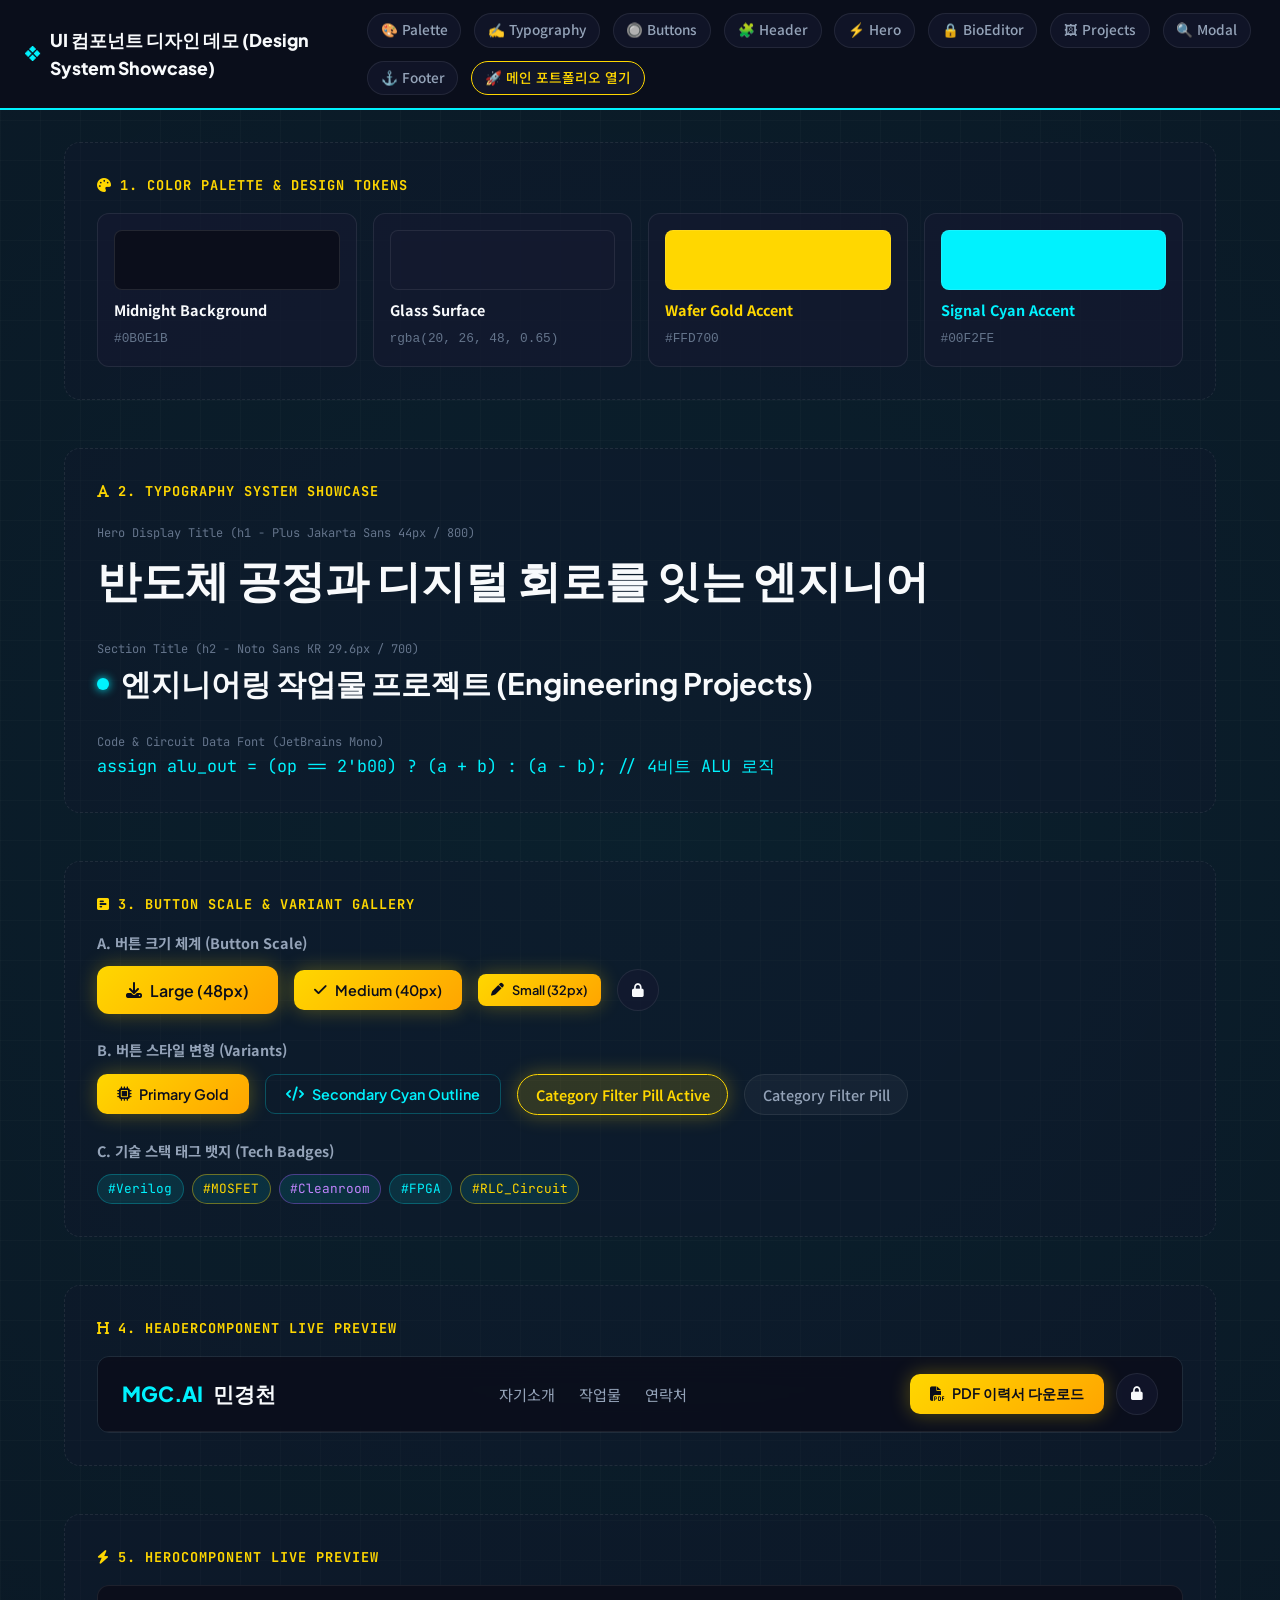
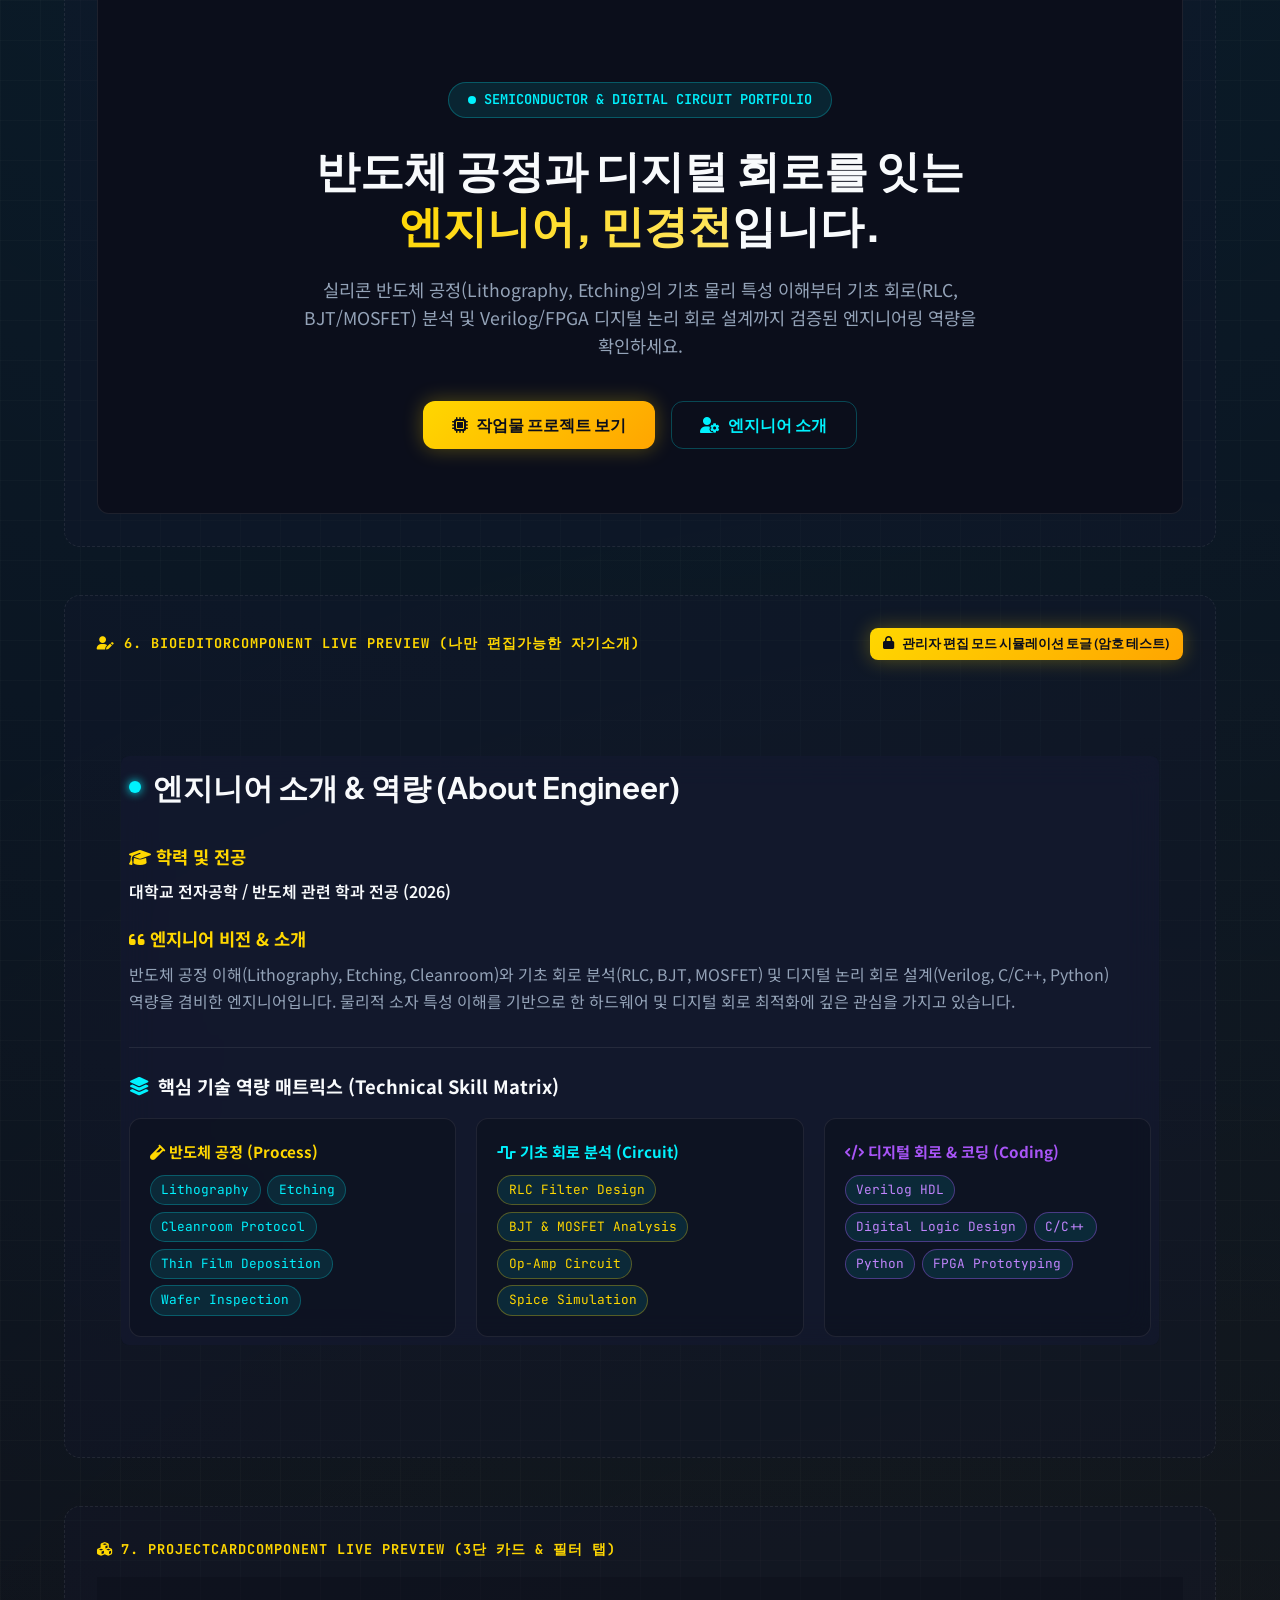
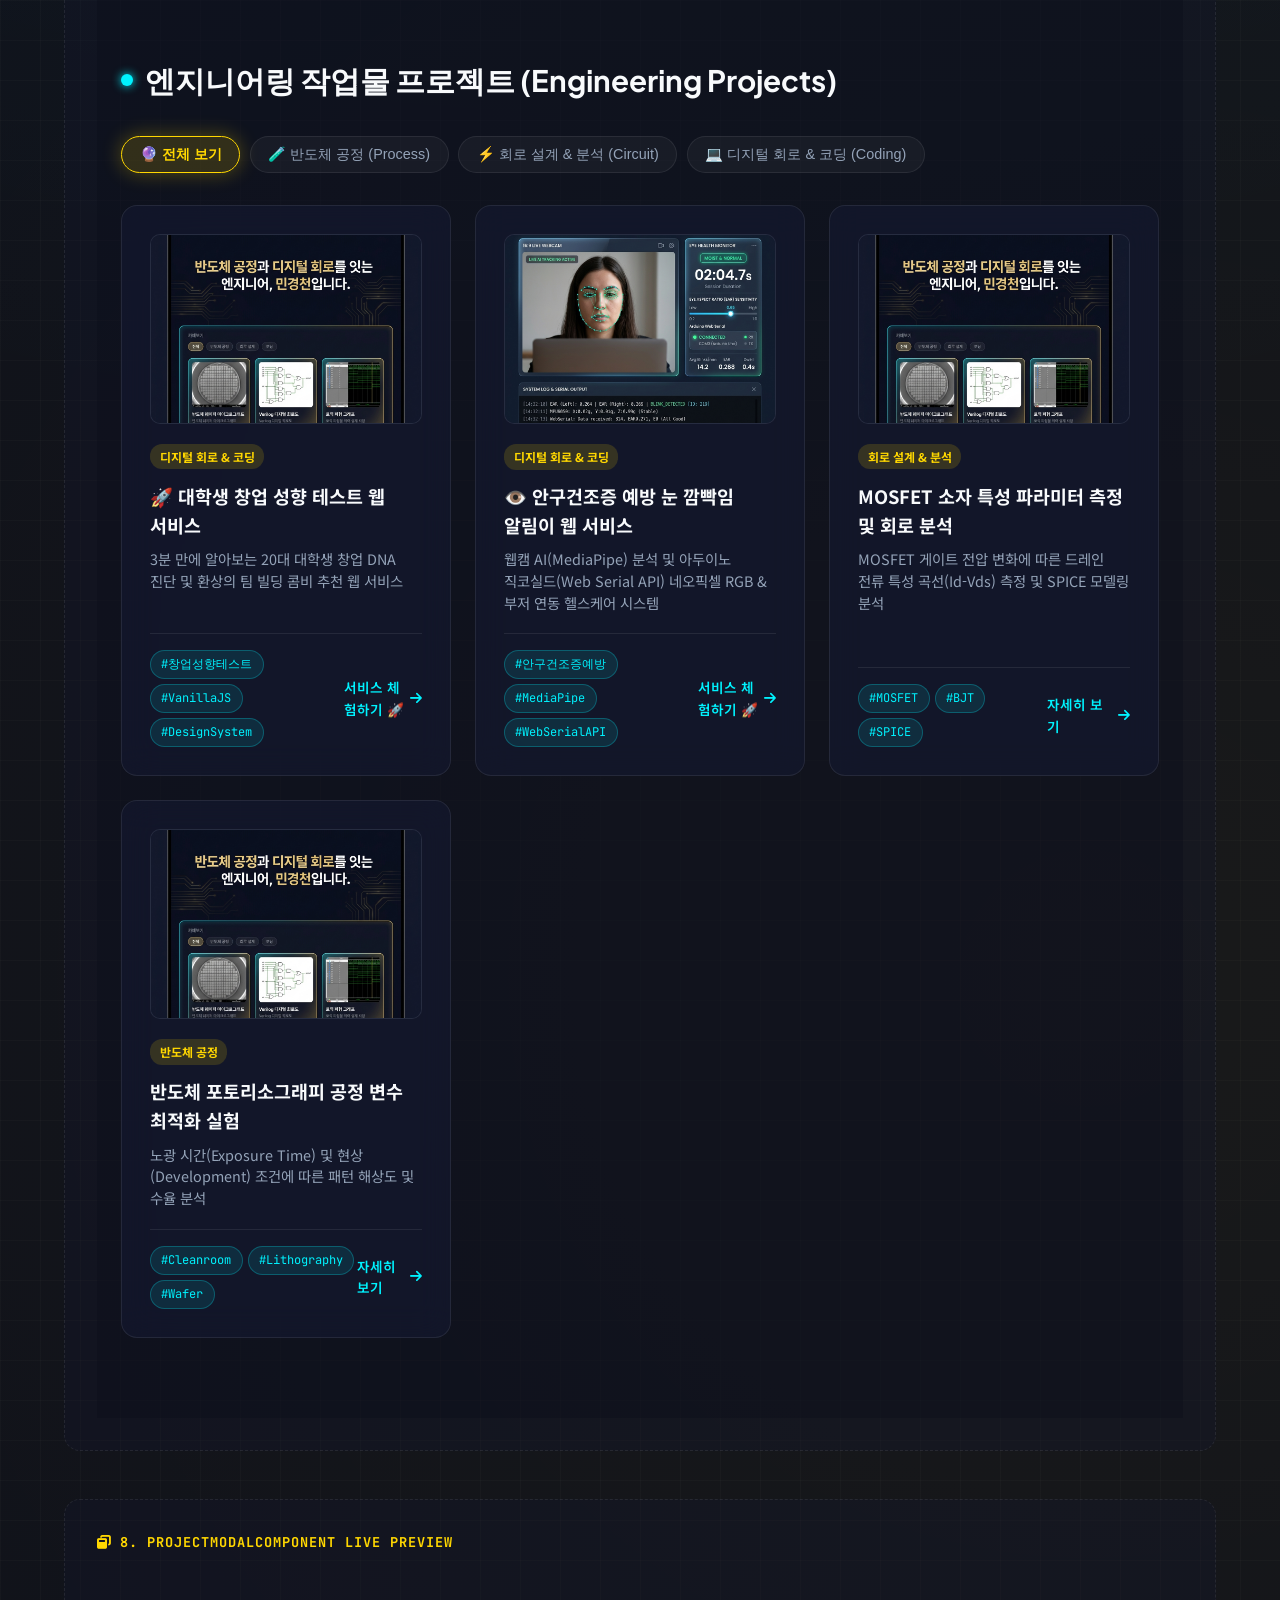
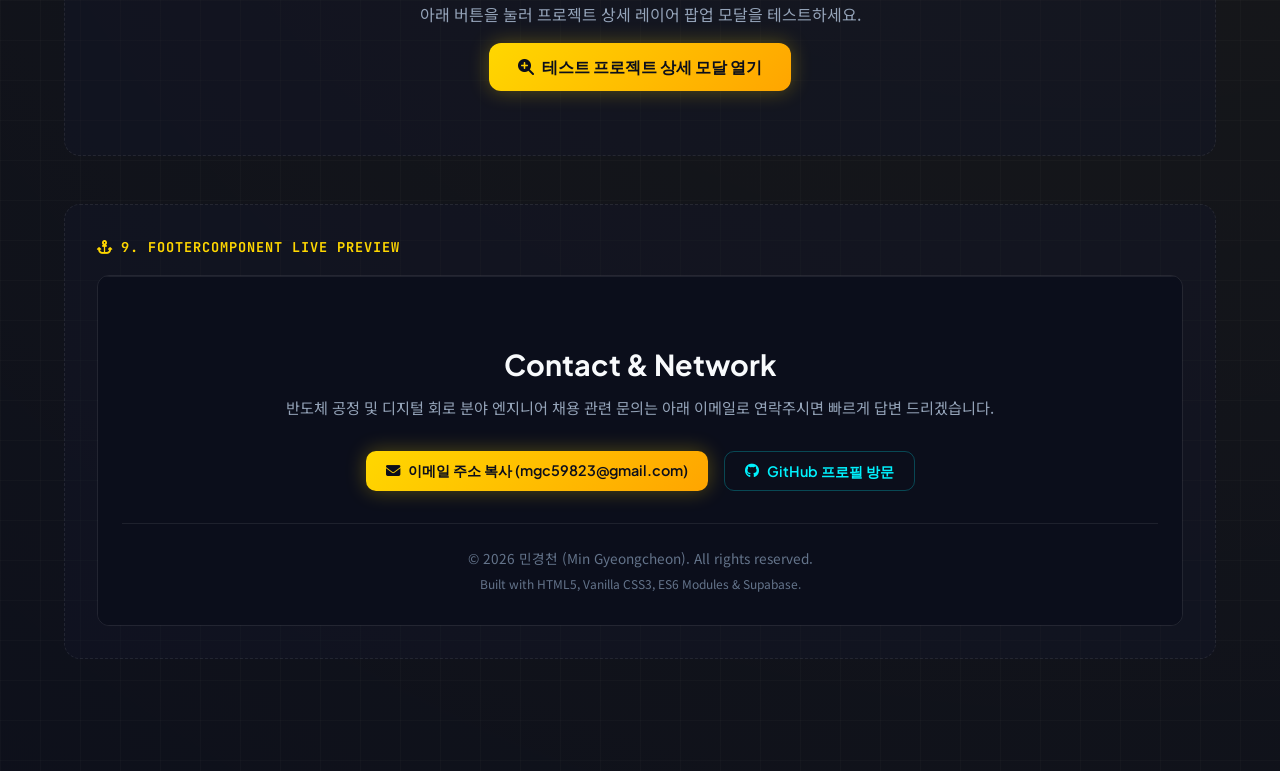
<file: demo.html>
<!DOCTYPE html>
<html lang="ko">
<head>
  <meta charset="UTF-8">
  <meta name="viewport" content="width=device-width, initial-scale=1.0">
  <title>컴포넌트 디자인 시스템 데모 | 민경천 포트폴리오 (Design Showcase)</title>
  <meta name="description" content="민경천 포트폴리오의 모든 UI 컴포넌트, 색상 팔레트, 버튼, 폰트 및 인터랙션을 컴포넌트별로 확인하고 테스트하는 데모 쇼케이스">

  <!-- 웹 폰트 로드: Plus Jakarta Sans, Noto Sans KR 및 JetBrains Mono -->
  <link rel="preconnect" href="https://fonts.googleapis.com">
  <link rel="preconnect" href="https://fonts.gstatic.com" crossorigin>
  <link href="https://fonts.googleapis.com/css2?family=JetBrains+Mono:wght@500;600;700&family=Noto+Sans+KR:wght@300;400;500;700&family=Plus+Jakarta+Sans:wght@400;500;600;700;800&display=swap" rel="stylesheet">

  <!-- Font Awesome 아이콘 라이브러리 -->
  <link rel="stylesheet" href="https://cdnjs.cloudflare.com/ajax/libs/font-awesome/6.4.0/css/all.min.css">

  <!-- 스타일시트 연동 -->
  <link rel="stylesheet" href="css/variables.css">
  <link rel="stylesheet" href="css/global.css">
  <link rel="stylesheet" href="css/components.css">
  <link rel="stylesheet" href="css/animation.css">

  <style>
    /* 데모 전용 네비게이션 및 세션 구분 스타일 */
    .demo-nav {
      position: sticky;
      top: 0;
      background: rgba(11, 14, 27, 0.95);
      backdrop-filter: blur(12px);
      z-index: 200;
      border-bottom: 2px solid var(--color-cyan-accent);
      padding: 0.8rem 1.5rem;
      display: flex;
      justify-content: space-between;
      align-items: center;
    }
    .demo-nav-links {
      display: flex;
      gap: 0.8rem;
      flex-wrap: wrap;
    }
    .demo-nav-link {
      background: var(--bg-surface);
      border: 1px solid var(--border-glass);
      color: var(--text-secondary);
      padding: 0.35rem 0.8rem;
      border-radius: 20px;
      font-size: 0.85rem;
      font-weight: 500;
      transition: var(--transition-smooth);
    }
    .demo-nav-link:hover {
      color: var(--color-gold-primary);
      border-color: var(--color-gold-primary);
    }
    .demo-section-box {
      background: rgba(20, 26, 48, 0.3);
      border: 1px dashed var(--border-glass);
      border-radius: 16px;
      padding: 2rem;
      margin-bottom: 3rem;
    }
    .demo-label {
      font-family: var(--font-code);
      color: var(--color-gold-primary);
      font-size: 0.85rem;
      font-weight: 700;
      text-transform: uppercase;
      letter-spacing: 1px;
      margin-bottom: 1rem;
      display: flex;
      align-items: center;
      gap: 0.5rem;
    }
    .color-swatch-grid {
      display: grid;
      grid-template-columns: repeat(auto-fit, minmax(180px, 1fr));
      gap: 1rem;
    }
    .color-swatch {
      background: var(--bg-surface);
      border: 1px solid var(--border-glass);
      border-radius: 12px;
      padding: 1rem;
      display: flex;
      flex-direction: column;
      gap: 0.5rem;
    }
    .color-box {
      height: 60px;
      border-radius: 8px;
      border: 1px solid rgba(255, 255, 255, 0.1);
    }
  </style>
</head>
<body>

  <!-- 데모 상단 퀵 네비게이션 -->
  <nav class="demo-nav">
    <div style="font-family: var(--font-heading); font-weight: 800; color: var(--text-primary); font-size: 1.1rem; display: flex; align-items: center; gap: 0.5rem;">
      <span style="color: var(--color-cyan-accent);">❖</span> UI 컴포넌트 디자인 데모 (Design System Showcase)
    </div>
    <div class="demo-nav-links">
      <a href="#demo-colors" class="demo-nav-link">🎨 Palette</a>
      <a href="#demo-typography" class="demo-nav-link">✍️ Typography</a>
      <a href="#demo-buttons" class="demo-nav-link">🔘 Buttons</a>
      <a href="#demo-header" class="demo-nav-link">🧩 Header</a>
      <a href="#demo-hero" class="demo-nav-link">⚡️ Hero</a>
      <a href="#demo-bio" class="demo-nav-link">🔒 BioEditor</a>
      <a href="#demo-projects" class="demo-nav-link">🖼 Projects</a>
      <a href="#demo-modal" class="demo-nav-link">🔍 Modal</a>
      <a href="#demo-footer" class="demo-nav-link">⚓️ Footer</a>
      <a href="index.html" class="demo-nav-link" style="border-color: var(--color-gold-primary); color: var(--color-gold-primary);">🚀 메인 포트폴리오 열기</a>
    </div>
  </nav>

  <div class="container" style="padding-top: 2rem; padding-bottom: 4rem;">

    <!-- 1. 컬러 팔레트 & 토큰 데모 -->
    <section id="demo-colors" class="demo-section-box">
      <div class="demo-label"><i class="fa-solid fa-palette"></i> 1. Color Palette & Design Tokens</div>
      <div class="color-swatch-grid">
        <div class="color-swatch">
          <div class="color-box" style="background: #0b0e1b;"></div>
          <strong style="font-size: 0.9rem;">Midnight Background</strong>
          <code style="font-size: 0.8rem; color: var(--text-muted);">#0B0E1B</code>
        </div>
        <div class="color-swatch">
          <div class="color-box" style="background: rgba(20, 26, 48, 0.85); border: 1px solid var(--border-glass);"></div>
          <strong style="font-size: 0.9rem;">Glass Surface</strong>
          <code style="font-size: 0.8rem; color: var(--text-muted);">rgba(20, 26, 48, 0.65)</code>
        </div>
        <div class="color-swatch">
          <div class="color-box" style="background: #ffd700;"></div>
          <strong style="font-size: 0.9rem; color: #ffd700;">Wafer Gold Accent</strong>
          <code style="font-size: 0.8rem; color: var(--text-muted);">#FFD700</code>
        </div>
        <div class="color-swatch">
          <div class="color-box" style="background: #00f2fe;"></div>
          <strong style="font-size: 0.9rem; color: #00f2fe;">Signal Cyan Accent</strong>
          <code style="font-size: 0.8rem; color: var(--text-muted);">#00F2FE</code>
        </div>
      </div>
    </section>

    <!-- 2. 타이포그래피 데모 -->
    <section id="demo-typography" class="demo-section-box">
      <div class="demo-label"><i class="fa-solid fa-font"></i> 2. Typography System Showcase</div>
      <div style="display: flex; flex-direction: column; gap: 1.25rem;">
        <div>
          <span style="font-size: 0.75rem; color: var(--text-muted); font-family: var(--font-code);">Hero Display Title (h1 - Plus Jakarta Sans 44px / 800)</span>
          <h1 style="font-family: var(--font-heading); font-size: 2.75rem; font-weight: 800;">
            반도체 공정과 디지털 회로를 잇는 엔지니어
          </h1>
        </div>
        <div>
          <span style="font-size: 0.75rem; color: var(--text-muted); font-family: var(--font-code);">Section Title (h2 - Noto Sans KR 29.6px / 700)</span>
          <h2 class="section-title" style="margin-bottom: 0;">
            엔지니어링 작업물 프로젝트 (Engineering Projects)
          </h2>
        </div>
        <div>
          <span style="font-size: 0.75rem; color: var(--text-muted); font-family: var(--font-code);">Code & Circuit Data Font (JetBrains Mono)</span>
          <p style="font-family: var(--font-code); color: var(--color-cyan-accent); font-size: 1.05rem;">
            assign alu_out = (op == 2'b00) ? (a + b) : (a - b); // 4비트 ALU 로직
          </p>
        </div>
      </div>
    </section>

    <!-- 3. 버튼 및 뱃지 데모 -->
    <section id="demo-buttons" class="demo-section-box">
      <div class="demo-label"><i class="fa-solid fa-square-poll-horizontal"></i> 3. Button Scale & Variant Gallery</div>
      <div style="display: flex; flex-direction: column; gap: 1.5rem;">
        <div>
          <h4 style="font-size: 0.9rem; color: var(--text-secondary); margin-bottom: 0.75rem;">A. 버튼 크기 체계 (Button Scale)</h4>
          <div style="display: flex; gap: 1rem; align-items: center; flex-wrap: wrap;">
            <button class="btn btn-primary btn-lg"><i class="fa-solid fa-download"></i> Large (48px)</button>
            <button class="btn btn-primary btn-md"><i class="fa-solid fa-check"></i> Medium (40px)</button>
            <button class="btn btn-primary btn-sm"><i class="fa-solid fa-pen"></i> Small (32px)</button>
            <button class="btn btn-icon" title="아이콘 전용 원형 버튼"><i class="fa-solid fa-lock"></i></button>
          </div>
        </div>

        <div>
          <h4 style="font-size: 0.9rem; color: var(--text-secondary); margin-bottom: 0.75rem;">B. 버튼 스타일 변형 (Variants)</h4>
          <div style="display: flex; gap: 1rem; align-items: center; flex-wrap: wrap;">
            <button class="btn btn-primary btn-md"><i class="fa-solid fa-microchip"></i> Primary Gold</button>
            <button class="btn btn-outline btn-md"><i class="fa-solid fa-code"></i> Secondary Cyan Outline</button>
            <span class="cat-pill active">Category Filter Pill Active</span>
            <span class="cat-pill">Category Filter Pill</span>
          </div>
        </div>

        <div>
          <h4 style="font-size: 0.9rem; color: var(--text-secondary); margin-bottom: 0.75rem;">C. 기술 스택 태그 뱃지 (Tech Badges)</h4>
          <div style="display: flex; gap: 0.5rem; flex-wrap: wrap;">
            <span class="tag-badge">#Verilog</span>
            <span class="tag-badge" style="border-color: rgba(255, 215, 0, 0.4); color: var(--color-gold-primary);">#MOSFET</span>
            <span class="tag-badge" style="border-color: rgba(168, 85, 247, 0.4); color: #c084fc;">#Cleanroom</span>
            <span class="tag-badge">#FPGA</span>
            <span class="tag-badge" style="border-color: rgba(255, 215, 0, 0.4); color: var(--color-gold-primary);">#RLC_Circuit</span>
          </div>
        </div>
      </div>
    </section>

    <!-- 4. 헤더 컴포넌트 시연 -->
    <section id="demo-header" class="demo-section-box">
      <div class="demo-label"><i class="fa-solid fa-heading"></i> 4. HeaderComponent Live Preview</div>
      <div id="mount-header" style="border: 1px solid var(--border-glass); border-radius: 12px; overflow: hidden;"></div>
    </section>

    <!-- 5. 히어로 컴포넌트 시연 -->
    <section id="demo-hero" class="demo-section-box">
      <div class="demo-label"><i class="fa-solid fa-bolt"></i> 5. HeroComponent Live Preview</div>
      <div id="mount-hero" style="border: 1px solid var(--border-glass); border-radius: 12px; overflow: hidden; background: var(--bg-midnight);"></div>
    </section>

    <!-- 6. 자기소개 에디터 컴포넌트 시연 (요구사항 F-1) -->
    <section id="demo-bio" class="demo-section-box">
      <div class="demo-label" style="justify-content: space-between;">
        <span><i class="fa-solid fa-user-pen"></i> 6. BioEditorComponent Live Preview (나만 편집가능한 자기소개)</span>
        <button id="toggle-admin-demo-btn" class="btn btn-primary btn-sm">
          <i class="fa-solid fa-lock"></i> 관리자 편집 모드 시뮬레이션 토글 (암호 테스트)
        </button>
      </div>
      <div id="mount-bio"></div>
    </section>

    <!-- 7. 작업물 카드 갤러리 컴포넌트 시연 (요구사항 F-2) -->
    <section id="demo-projects" class="demo-section-box">
      <div class="demo-label"><i class="fa-solid fa-cubes"></i> 7. ProjectCardComponent Live Preview (3단 카드 & 필터 탭)</div>
      <div id="mount-projects"></div>
    </section>

    <!-- 8. 상세 모달 컴포넌트 시연 -->
    <section id="demo-modal" class="demo-section-box">
      <div class="demo-label"><i class="fa-solid fa-window-restore"></i> 8. ProjectModalComponent Live Preview</div>
      <div style="text-align: center; padding: 2rem;">
        <p style="color: var(--text-secondary); margin-bottom: 1rem;">아래 버튼을 눌러 프로젝트 상세 레이어 팝업 모달을 테스트하세요.</p>
        <button id="open-demo-modal-btn" class="btn btn-primary btn-lg">
          <i class="fa-solid fa-magnifying-glass-plus"></i> 테스트 프로젝트 상세 모달 열기
        </button>
      </div>
    </section>

    <!-- 9. 푸터 컴포넌트 시연 -->
    <section id="demo-footer" class="demo-section-box">
      <div class="demo-label"><i class="fa-solid fa-anchor"></i> 9. FooterComponent Live Preview</div>
      <div id="mount-footer" style="border: 1px solid var(--border-glass); border-radius: 12px; overflow: hidden;"></div>
    </section>

  </div>

  <!-- 모달 마운트 요소 -->
  <div id="mount-modal"></div>

  <!-- 토스트 알림 컨테이너 -->
  <div id="toast" class="toast hidden">
    <i class="fa-solid fa-circle-check" style="color: var(--color-gold-primary);"></i>
    <span id="toast-msg">데모 토스트 메시지</span>
  </div>

  <!-- 데모 전용 마운트 스크립트 모듈 -->
  <script type="module" src="js/demoApp.js"></script>
</body>
</html>
</file>
<file: css/variables.css>
/* ==========================================================================
   민경천 포트폴리오 - 디자인 토큰 및 변수 정의 (variables.css)
   ========================================================================== */

:root {
    /* ----- 1. 메인 테마 색상 팔레트 (Theme Color Palette) ----- */
    /* 기본 배경색 (우주/클린룸 딥 인디고) */
    --bg-midnight: #0b0e1b;
    /* 카드 및 패널 배경색 (글래스모피즘 65% 불투명도) */
    --bg-surface: rgba(20, 26, 48, 0.65);
    /* 모달 및 플로팅 팝업 배경색 */
    --bg-elevated: rgba(26, 34, 62, 0.95);

    /* ----- 2. 포인트 브랜드 색상 (Brand Accent Colors) ----- */
    /* 메인 엑센트: 반도체 웨이퍼 샴페인 골드 */
    --color-gold-primary: #ffd700;
    --color-gold-hover: #ffe566;
    --color-gold-glow: rgba(255, 215, 0, 0.35);

    /* 서브 엑센트: 디지털 회로 신호 전기 시안 (Electric Cyan) */
    --color-cyan-accent: #00f2fe;
    --color-cyan-hover: #33f5ff;
    --color-cyan-glow: rgba(0, 242, 254, 0.35);

    /* ----- 3. 텍스트 색상 토큰 (Text Color Tokens) ----- */
    /* 주요 헤드라인 및 강조 텍스트 */
    --text-primary: #f8fafc;
    /* 일반 본문 텍스트 */
    --text-secondary: #94a3b8;
    /* 캡션, 날짜, 태그 보조 텍스트 */
    --text-muted: #64748b;

    /* ----- 4. 테두리 및 경계선 토큰 (Borders & Lines) ----- */
    --border-glass: rgba(255, 255, 255, 0.08);
    --border-circuit: rgba(0, 242, 254, 0.25);
    --border-gold: rgba(255, 215, 0, 0.35);

    /* ----- 5. 서체 및 타이포그래피 (Typography) ----- */
    --font-heading: 'Plus Jakarta Sans', sans-serif;
    --font-body: 'Noto Sans KR', sans-serif;
    --font-code: 'JetBrains Mono', monospace;

    /* ----- 6. 그림자 및 전환 효과 (Shadows & Transitions) ----- */
    --shadow-soft: 0 10px 30px rgba(0, 0, 0, 0.5);
    --shadow-gold-glow: 0 0 20px rgba(255, 215, 0, 0.3);
    --shadow-cyan-glow: 0 0 20px rgba(0, 242, 254, 0.3);
    --transition-smooth: all 0.3s cubic-bezier(0.34, 1.56, 0.64, 1);
}
</file>
<file: css/global.css>
/* ==========================================================================
   민경천 포트폴리오 - 전역 스타일 및 레이아웃 (global.css)
   ========================================================================== */

/* 전역 초기화 (CSS Reset) */
* {
    margin: 0;
    padding: 0;
    box-sizing: border-box;
}

/* 바디 전체 스타일 및 반도체 회로 패턴 배경 설정 */
body {
    background-color: var(--bg-midnight);
    background-image: 
        radial-gradient(circle at 50% 15%, rgba(0, 242, 254, 0.08) 0%, transparent 60%),
        radial-gradient(circle at 85% 75%, rgba(255, 215, 0, 0.06) 0%, transparent 50%),
        linear-gradient(rgba(255, 255, 255, 0.02) 1px, transparent 1px),
        linear-gradient(90deg, rgba(255, 255, 255, 0.02) 1px, transparent 1px);
    background-size: 100% 100%, 100% 100%, 40px 40px, 40px 40px;
    color: var(--text-primary);
    font-family: var(--font-body);
    min-height: 100vh;
    display: flex;
    flex-direction: column;
    overflow-x: hidden;
    line-height: 1.6;
}

/* 주요 컨테이너 너비 제한 및 중앙 정렬 */
.container {
    width: 100%;
    max-width: 1200px;
    margin: 0 auto;
    padding: 0 1.5rem;
}

/* 섹션 간격 공통 규격 */
.section {
    padding: 5rem 0;
}

/* 섹션 헤더 제목 공통 스타일 */
.section-title {
    font-family: var(--font-heading);
    font-size: 1.85rem;
    font-weight: 700;
    color: var(--text-primary);
    margin-bottom: 2rem;
    display: flex;
    align-items: center;
    gap: 0.75rem;
}

.section-title::before {
    content: '';
    display: inline-block;
    width: 12px;
    height: 12px;
    background: var(--color-cyan-accent);
    border-radius: 50%;
    box-shadow: 0 0 10px var(--color-cyan-accent);
}

/* 하이퍼링크 스타일 */
a {
    color: inherit;
    text-decoration: none;
}

/* 접근성 숨김 텍스트 클래스 */
.sr-only {
    position: absolute;
    width: 1px;
    height: 1px;
    padding: 0;
    margin: -1px;
    overflow: hidden;
    clip: rect(0, 0, 0, 0);
    border: 0;
}
</file>
<file: css/components.css>
/* ==========================================================================
   민경천 포트폴리오 - UI 컴포넌트 전역 스타일 (components.css)
   ========================================================================== */

/* ----- 1. 버튼 시스템 (Button Scale & Variants) ----- */
.btn {
    display: inline-flex;
    align-items: center;
    justify-content: center;
    gap: 0.5rem;
    font-family: var(--font-heading);
    font-weight: 600;
    border-radius: 10px;
    border: none;
    cursor: pointer;
    transition: var(--transition-smooth);
    user-select: none;
}

/* 라지 버튼 (48px) */
.btn-lg {
    height: 48px;
    padding: 0.85rem 1.8rem;
    font-size: 1.0rem;
    border-radius: 12px;
}

/* 미디엄 버튼 (40px) */
.btn-md {
    height: 40px;
    padding: 0.65rem 1.25rem;
    font-size: 0.9rem;
}

/* 스몰 버튼 (32px) */
.btn-sm {
    height: 32px;
    padding: 0.4rem 0.85rem;
    font-size: 0.8rem;
    border-radius: 8px;
}

/* 아이콘 전용 원형 버튼 (42px) */
.btn-icon {
    width: 42px;
    height: 42px;
    border-radius: 50%;
    background: var(--bg-surface);
    border: 1px solid var(--border-glass);
    color: var(--text-primary);
}

.btn-icon:hover {
    background: rgba(255, 215, 0, 0.15);
    border-color: var(--color-gold-primary);
    color: var(--color-gold-primary);
    transform: translateY(-2px);
    box-shadow: var(--shadow-gold-glow);
}

/* 골드 프라이머리 버튼 */
.btn-primary {
    background: linear-gradient(135deg, var(--color-gold-primary), #ffa500);
    color: var(--bg-midnight);
    box-shadow: var(--shadow-gold-glow);
}

.btn-primary:hover {
    transform: translateY(-2px);
    background: linear-gradient(135deg, var(--color-gold-hover), var(--color-gold-primary));
    box-shadow: 0 6px 25px rgba(255, 215, 0, 0.5);
}

/* 시안 아웃라인 버튼 */
.btn-outline {
    background: transparent;
    border: 1px solid var(--border-circuit);
    color: var(--color-cyan-accent);
}

.btn-outline:hover {
    background: rgba(0, 242, 254, 0.1);
    border-color: var(--color-cyan-accent);
    box-shadow: var(--shadow-cyan-glow);
    transform: translateY(-2px);
}

/* ----- 2. 글래스모피즘 카드 박스 (Glassmorphism Cards) ----- */
.glass-card {
    background: var(--bg-surface);
    border: 1px solid var(--border-glass);
    border-radius: 16px;
    backdrop-filter: blur(16px);
    padding: 1.75rem;
    transition: var(--transition-smooth);
}

.glass-card:hover {
    border-color: var(--border-circuit);
    box-shadow: 0 12px 30px rgba(0, 242, 254, 0.15);
    transform: translateY(-4px);
}

/* ----- 3. 카테고리 필터 탭 칩 (Category Pills) ----- */
.category-filter-bar {
    display: flex;
    gap: 0.6rem;
    flex-wrap: wrap;
    margin-bottom: 2rem;
}

.cat-pill {
    background: rgba(255, 255, 255, 0.04);
    border: 1px solid var(--border-glass);
    color: var(--text-secondary);
    padding: 0.5rem 1.1rem;
    border-radius: 30px;
    font-size: 0.9rem;
    font-weight: 500;
    cursor: pointer;
    transition: var(--transition-smooth);
}

.cat-pill:hover {
    color: var(--text-primary);
    border-color: var(--border-circuit);
}

.cat-pill.active {
    background: rgba(255, 215, 0, 0.15);
    border-color: var(--color-gold-primary);
    color: var(--color-gold-primary);
    font-weight: 600;
    box-shadow: var(--shadow-gold-glow);
}

/* ----- 4. 기술 태그 뱃지 (Tech Tag Badges) ----- */
.tag-badge {
    display: inline-flex;
    align-items: center;
    gap: 0.3rem;
    background: rgba(0, 242, 254, 0.1);
    color: var(--color-cyan-accent);
    border: 1px solid var(--border-circuit);
    padding: 0.25rem 0.65rem;
    border-radius: 20px;
    font-size: 0.8rem;
    font-family: var(--font-code);
}

/* ----- 5. 나만 편집 가능한 자기소개 인라인 에디터 스타일 ----- */
.editable-zone {
    position: relative;
    transition: var(--transition-smooth);
    border: 1px transparent;
    border-radius: 8px;
    padding: 0.5rem;
}

.editable-zone.is-editing {
    border: 1px dashed var(--color-gold-primary);
    background: rgba(255, 215, 0, 0.05);
}

.inline-input, .inline-textarea {
    width: 100%;
    background: rgba(11, 14, 27, 0.9);
    border: 1px solid var(--color-gold-primary);
    color: var(--text-primary);
    padding: 0.6rem;
    border-radius: 6px;
    font-family: inherit;
    font-size: inherit;
}

/* ----- 6. 토스트 알림 (Toast Notification) ----- */
.toast {
    position: fixed;
    bottom: 2rem;
    left: 50%;
    transform: translateX(-50%);
    background: var(--bg-elevated);
    border: 1px solid var(--color-gold-primary);
    color: var(--text-primary);
    padding: 0.8rem 1.6rem;
    border-radius: 30px;
    box-shadow: 0 10px 25px rgba(0, 0, 0, 0.6), var(--shadow-gold-glow);
    display: flex;
    align-items: center;
    gap: 0.6rem;
    z-index: 1000;
    transition: var(--transition-smooth);
}

.toast.hidden {
    opacity: 0;
    transform: translate(-50%, 20px) scale(0.9);
    pointer-events: none;
}
</file>
<file: css/animation.css>
/* ==========================================================================
   민경천 포트폴리오 - 애니메이션 및 반응형 미디어 쿼리 (animation.css)
   ========================================================================== */

/* ----- 1. 키프레임 애니메이션 정의 (Keyframe Animations) ----- */

/* 회로 신호 파형 펄스 애니메이션 */
@keyframes circuitPulse {
    0%, 100% { opacity: 0.4; filter: drop-shadow(0 0 2px var(--color-cyan-accent)); }
    50% { opacity: 1; filter: drop-shadow(0 0 10px var(--color-cyan-accent)); }
}

/* 히어로 뱃지 공중 부양 효과 */
@keyframes floatGentle {
    0%, 100% { transform: translateY(0); }
    50% { transform: translateY(-8px); }
}

/* 모달 팝업 페이드인 효과 */
@keyframes modalSlideUp {
    from { opacity: 0; transform: translateY(30px) scale(0.95); }
    to { opacity: 1; transform: translateY(0) scale(1); }
}

/* ----- 2. 애니메이션 적용 클래스 ----- */
.animate-pulse {
    animation: circuitPulse 3s ease-in-out infinite;
}

.animate-float {
    animation: floatGentle 4s ease-in-out infinite;
}

.modal-content {
    animation: modalSlideUp 0.35s cubic-bezier(0.16, 1, 0.3, 1) forwards;
}

/* ----- 3. 반응형 미디어 쿼리 (Responsive Mobile & Tablet) ----- */
@media (max-width: 992px) {
    .section {
        padding: 3.5rem 0;
    }
}

@media (max-width: 768px) {
    .hero-title {
        font-size: 2.1rem!important;
    }
    
    .category-filter-bar {
        justify-content: center;
    }

    .project-grid {
        grid-template-columns: 1fr!important;
    }

    .modal-body-grid {
        grid-template-columns: 1fr!important;
    }
}
</file>
